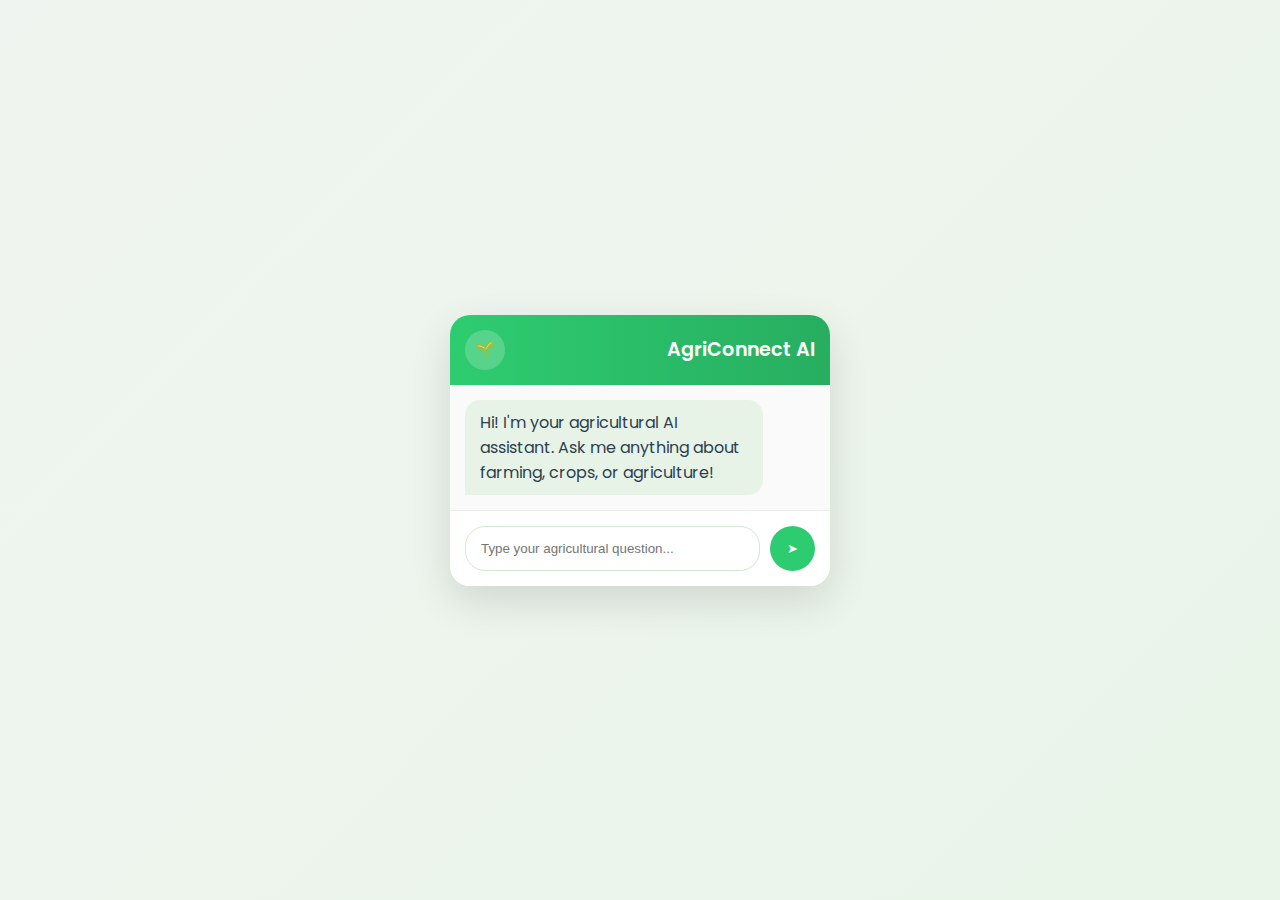
<file: aiassistant12.html>
<!DOCTYPE html>
<html lang="en">
<head>
    <meta charset="UTF-8">
    <meta name="viewport" content="width=device-width, initial-scale=1.0">
    <title>AgriConnect - Your Agricultural AI Assistant</title>
    <link href="https://fonts.googleapis.com/css2?family=Poppins:wght@300;400;600&display=swap" rel="stylesheet">
    <style>
        :root {
            --primary-green: #2ecc71;
            --secondary-green: #27ae60;
            --background-light: #f0f4f0;
            --text-dark: #2c3e50;
        }
        * {
            margin: 0;
            padding: 0;
            box-sizing: border-box;
        }
        body {
            font-family: 'Poppins', sans-serif;
            background: linear-gradient(135deg, var(--background-light) 0%, #e9f5e9 100%);
            display: flex;
            justify-content: center;
            align-items: center;
            min-height: 100vh;
            color: var(--text-dark);
            padding: 15px;
        }
        .chat-container {
            width: 100%;
            max-width: 380px;
            background: white;
            border-radius: 20px;
            box-shadow: 0 15px 40px rgba(0,0,0,0.12);
            overflow: hidden;
            display: flex;
            flex-direction: column;
            max-height: 90vh;
        }
        .chat-header {
            background: linear-gradient(to right, var(--primary-green), var(--secondary-green));
            color: white;
            padding: 15px;
            text-align: center;
            display: flex;
            align-items: center;
            justify-content: space-between;
        }
        .chat-header h1 {
            font-size: 1.2rem;
            font-weight: 600;
        }
        .chat-header .logo {
            width: 40px;
            height: 40px;
            background: rgba(255,255,255,0.2);
            border-radius: 50%;
            display: flex;
            align-items: center;
            justify-content: center;
        }
        .chat-messages {
            flex-grow: 1;
            padding: 15px;
            max-height: 450px;
            overflow-y: auto;
            background: #f9faf9;
        }
        .message {
            margin-bottom: 15px;
            max-width: 85%;
            clear: both;
        }
        .bot-message {
            float: left;
            background: #e6f3e6;
            border-radius: 15px 15px 15px 0;
            padding: 10px 15px;
            color: var(--text-dark);
        }
        .user-message {
            float: right;
            background: var(--primary-green);
            color: white;
            border-radius: 15px 15px 0 15px;
            padding: 10px 15px;
        }
        .input-area {
            display: flex;
            padding: 15px;
            background: white;
            border-top: 1px solid #eaeaea;
        }
        .input-area input {
            flex-grow: 1;
            border: 1px solid #d1e8d1;
            border-radius: 20px;
            padding: 10px 15px;
            margin-right: 10px;
            outline: none;
            transition: border-color 0.3s;
            width: calc(100% - 60px);
        }
        .input-area input:focus {
            border-color: var(--primary-green);
        }
        .send-btn {
            background: var(--primary-green);
            color: white;
            border: none;
            border-radius: 50%;
            width: 45px;
            height: 45px;
            display: flex;
            align-items: center;
            justify-content: center;
            cursor: pointer;
            transition: background 0.3s;
        }
        .send-btn:hover {
            background: var(--secondary-green);
        }
        @media screen and (max-width: 480px) {
            .chat-container {
                max-width: 100%;
                height: 100vh;
                max-height: 100vh;
                border-radius: 0;
            }
            .chat-messages {
                max-height: none;
                flex-grow: 1;
            }
            .input-area {
                flex-wrap: wrap;
            }
            .input-area input {
                width: 100%;
                margin-bottom: 10px;
                margin-right: 0;
            }
            .send-btn {
                margin: 0 auto;
            }
        }
    </style>
</head>
<body>
    <div class="chat-container">
        <div class="chat-header">
            <div class="logo">🌱</div>
            <h1>AgriConnect AI</h1>
        </div>
        <div class="chat-messages" id="chatMessages">
            <div class="message">
                <div class="bot-message">
                    Hi! I'm your agricultural AI assistant. Ask me anything about farming, crops, or agriculture!
                </div>
            </div>
        </div>
        <div class="input-area">
            <input type="text" placeholder="Type your agricultural question..." id="messageInput">
            <button class="send-btn" id="sendButton">➤</button>
        </div>
    </div>

    <script>
        // Get DOM elements
        const chatMessages = document.getElementById('chatMessages');
        const messageInput = document.getElementById('messageInput');
        const sendButton = document.getElementById('sendButton');

        // Predefined responses for demonstration
        const botResponses = [
            "Crop rotation helps maintain soil health and prevent nutrient depletion.",
            "Organic farming reduces chemical usage and improves long-term soil quality.",
            "Proper irrigation is crucial for maximizing crop yield and water conservation.",
            "Different crops require different soil pH levels for optimal growth.",
            "Integrated pest management can reduce reliance on chemical pesticides."
        ];

        // Function to add a message to the chat
        function addMessage(message, isUser = false) {
            const messageEl = document.createElement('div');
            messageEl.classList.add('message');
            
            const messageContentEl = document.createElement('div');
            messageContentEl.classList.add(isUser ? 'user-message' : 'bot-message');
            messageContentEl.textContent = message;
            
            messageEl.appendChild(messageContentEl);
            chatMessages.appendChild(messageEl);
            
            // Scroll to bottom
            chatMessages.scrollTop = chatMessages.scrollHeight;
        }

        // Function to handle sending a message
        function sendMessage() {
            const userMessage = messageInput.value.trim();
            
            if (userMessage === '') return;

            // Add user message
            addMessage(userMessage, true);

            // Clear input
            messageInput.value = '';

            // Simulate bot response
            setTimeout(() => {
                const randomResponse = botResponses[Math.floor(Math.random() * botResponses.length)];
                addMessage(randomResponse);
            }, 500);
        }

        // Event listeners
        sendButton.addEventListener('click', sendMessage);
        messageInput.addEventListener('keypress', (e) => {
            if (e.key === 'Enter') sendMessage();
        });
    </script>
</body>
</html>
</file>
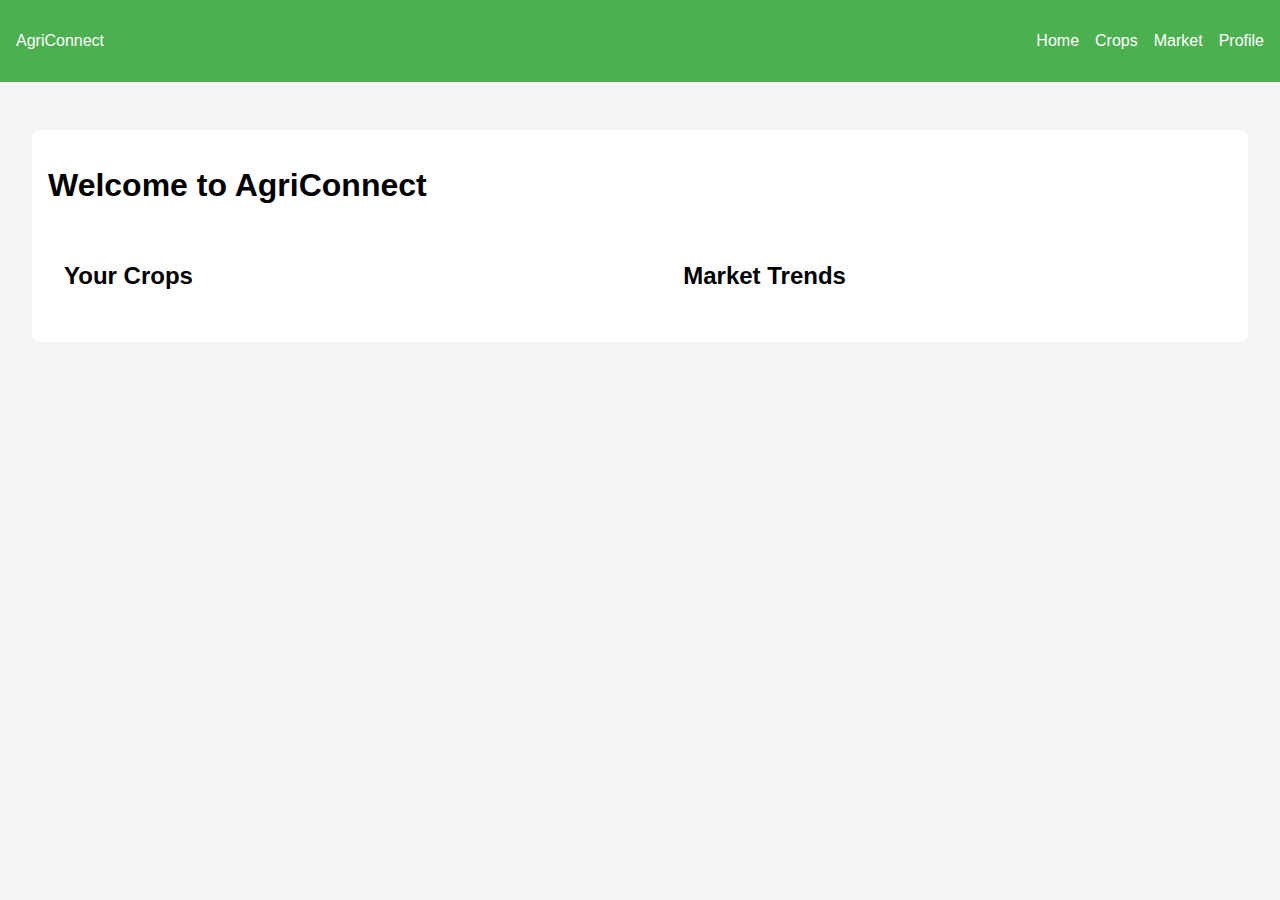
<file: crop.html>
<!DOCTYPE html>
<html lang="en">
<head>
    <meta charset="UTF-8">
    <meta name="viewport" content="width=device-width, initial-scale=1.0">
    <title>AgriConnect</title>
    <link rel="stylesheet" href="body.css">
</head>
<body>
    <header>
        <nav>
            <div class="logo">AgriConnect</div>
            <ul>
                <li><a href="#home">Home</a></li>
                <li><a href="#crops">Crops</a></li>
                <li><a href="#market">Market</a></li>
                <li><a href="#profile">Profile</a></li>
            </ul>
        </nav>
    </header>

    <main>
        <section id="home">
            <h1>Welcome to AgriConnect</h1>
            <div class="dashboard">
                <div class="crop-info">
                    <h2>Your Crops</h2>
                    <div id="cropList"></div>
                </div>
                <div class="market-trends">
                    <h2>Market Trends</h2>
                    <div id="marketTrends"></div>
                </div>
            </div>
        </section>

        <section id="crops" class="hidden">
            <h2>Crop Management</h2>
            <div class="crop-form">
                <input type="text" id="cropName" placeholder="Crop Name">
                <input type="number" id="cropArea" placeholder="Area (acres)">
                <input type="date" id="plantingDate">
                <button onclick="addCrop()">Add Crop</button>
            </div>
            <div id="cropManagement"></div>
        </section>

        <section id="market" class="hidden">
            <h2>Market Prices</h2>
            <div id="marketPrices"></div>
        </section>

        <section id="profile" class="hidden">
            <h2>Farmer Profile</h2>
            <form id="profileForm">
                <input type="text" id="farmerName" placeholder="Full Name">
                <input type="text" id="farmLocation" placeholder="Farm Location">
                <input type="tel" id="contactNumber" placeholder="Contact Number">
                <button type="submit">Save Profile</button>
            </form>
        </section>
    </main>

    <script src="script2.js"></script>
</body>
</html>
</file>
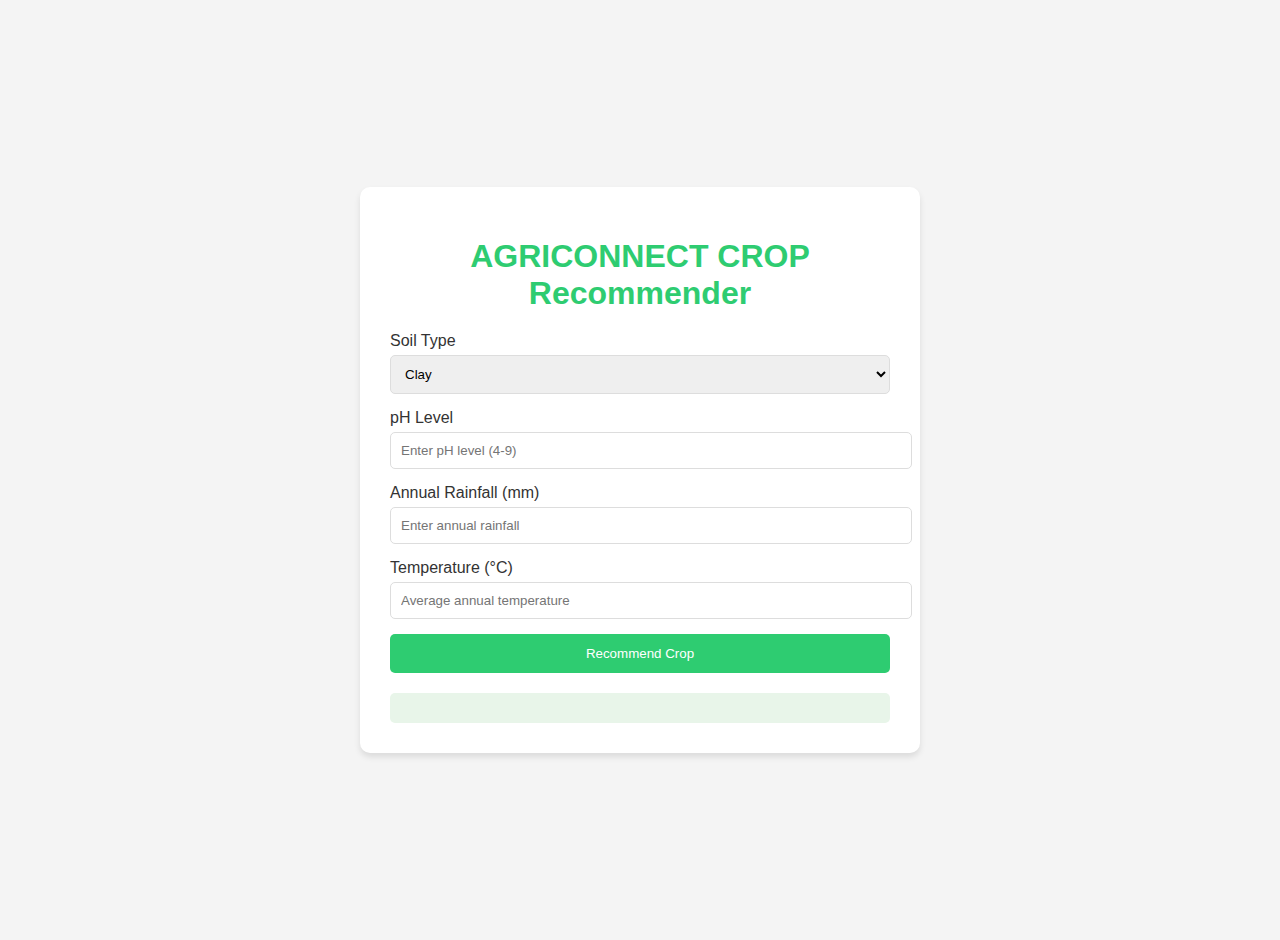
<file: pcr.html>
<!DOCTYPE html>
<html lang="en">
<head>
    <meta charset="UTF-8">
    <meta name="viewport" content="width=device-width, initial-scale=1.0">
    <title>AgriCrop Recommender</title>
    <style>
        body {
            font-family: Arial, sans-serif;
            background-color: #f4f4f4;
            display: flex;
            justify-content: center;
            align-items: center;
            min-height: 100vh;
            margin: 0;
            padding: 20px;
        }
        .container {
            background-color: white;
            border-radius: 10px;
            box-shadow: 0 4px 6px rgba(0,0,0,0.1);
            width: 100%;
            max-width: 500px;
            padding: 30px;
        }
        h1 {
            text-align: center;
            color: #2ecc71;
            margin-bottom: 20px;
        }
        .form-group {
            margin-bottom: 15px;
        }
        label {
            display: block;
            margin-bottom: 5px;
            color: #333;
        }
        input, select {
            width: 100%;
            padding: 10px;
            border: 1px solid #ddd;
            border-radius: 5px;
        }
        button {
            width: 100%;
            padding: 12px;
            background-color: #2ecc71;
            color: white;
            border: none;
            border-radius: 5px;
            cursor: pointer;
            transition: background-color 0.3s;
        }
        button:hover {
            background-color: #27ae60;
        }
        #result {
            margin-top: 20px;
            padding: 15px;
            background-color: #e8f5e9;
            border-radius: 5px;
            text-align: center;
        }
    </style>
</head>
<body>
    <div class="container">
        <h1>AGRICONNECT CROP Recommender</h1>
        <div class="form-group">
            <label>Soil Type</label>
            <select id="soilType">
                <option value="clay">Clay</option>
                <option value="sandy">Sandy</option>
                <option value="loam">Loam</option>
                <option value="silt">Silt</option>
            </select>
        </div>
        <div class="form-group">
            <label>pH Level</label>
            <input type="number" id="phLevel" min="4" max="9" step="0.1" placeholder="Enter pH level (4-9)">
        </div>
        <div class="form-group">
            <label>Annual Rainfall (mm)</label>
            <input type="number" id="rainfall" placeholder="Enter annual rainfall">
        </div>
        <div class="form-group">
            <label>Temperature (°C)</label>
            <input type="number" id="temperature" placeholder="Average annual temperature">
        </div>
        <button onclick="recommendCrop()">Recommend Crop</button>
        <div id="result"></div>
    </div>

    <script>
        const cropDatabase = {
            recommendations: [
                {
                    crops: ['Rice', 'Jute'],
                    conditions: {
                        soilType: ['clay', 'loam'],
                        phMin: 6.0,
                        phMax: 7.5,
                        rainfallMin: 1000,
                        rainfallMax: 2000,
                        tempMin: 20,
                        tempMax: 35
                    }
                },
                {
                    crops: ['Wheat', 'Barley'],
                    conditions: {
                        soilType: ['loam', 'sandy'],
                        phMin: 6.0,
                        phMax: 7.5,
                        rainfallMin: 300,
                        rainfallMax: 900,
                        tempMin: 10,
                        tempMax: 25
                    }
                },
                {
                    crops: ['Cotton', 'Groundnut'],
                    conditions: {
                        soilType: ['sandy', 'loam'],
                        phMin: 5.5,
                        phMax: 7.0,
                        rainfallMin: 500,
                        rainfallMax: 1200,
                        tempMin: 20,
                        tempMax: 35
                    }
                },
                {
                    crops: ['Sugarcane', 'Maize'],
                    conditions: {
                        soilType: ['loam', 'clay'],
                        phMin: 6.5,
                        phMax: 7.5,
                        rainfallMin: 750,
                        rainfallMax: 1500,
                        tempMin: 20,
                        tempMax: 32
                    }
                }
            ]
        };

        function recommendCrop() {
            const soilType = document.getElementById('soilType').value;
            const phLevel = parseFloat(document.getElementById('phLevel').value);
            const rainfall = parseFloat(document.getElementById('rainfall').value);
            const temperature = parseFloat(document.getElementById('temperature').value);
            const resultDiv = document.getElementById('result');

            let recommendedCrops = [];

            cropDatabase.recommendations.forEach(recommendation => {
                const conditions = recommendation.conditions;
                
                if (
                    conditions.soilType.includes(soilType) &&
                    phLevel >= conditions.phMin && phLevel <= conditions.phMax &&
                    rainfall >= conditions.rainfallMin && rainfall <= conditions.rainfallMax &&
                    temperature >= conditions.tempMin && temperature <= conditions.tempMax
                ) {
                    recommendedCrops = recommendedCrops.concat(recommendation.crops);
                }
            });

            if (recommendedCrops.length > 0) {
                resultDiv.innerHTML = `
                    <strong>Recommended Crops:</strong><br>
                    ${recommendedCrops.join(', ')}
                `;
            } else {
                resultDiv.innerHTML = 'No suitable crops found for these land conditions.';
            }
        }
    </script>
</body>
</html>
</file>
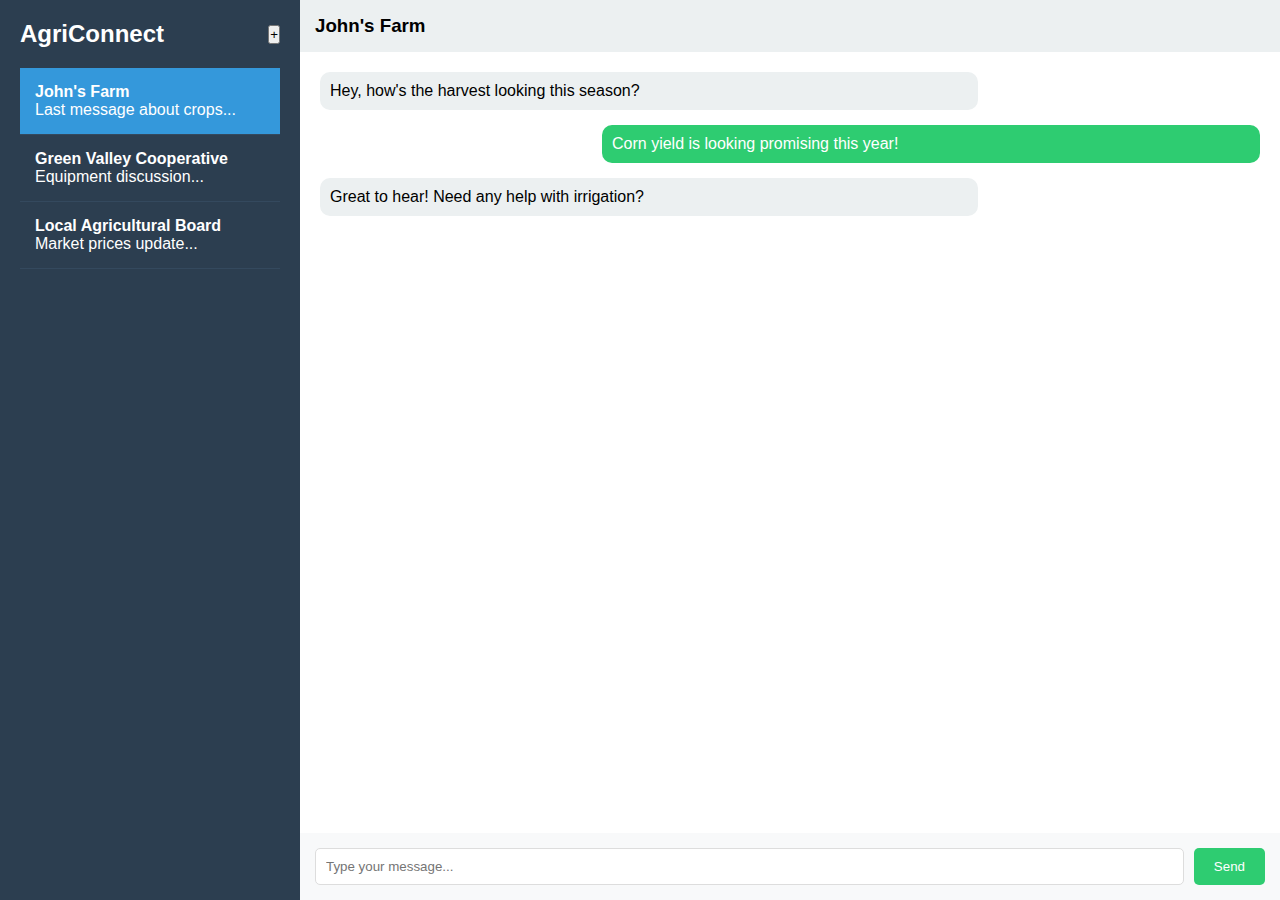
<file: sms.html>
<!DOCTYPE html>
<html lang="en">
<head>
    <meta charset="UTF-8">
    <meta name="viewport" content="width=device-width, initial-scale=1.0">
    <title>AgriConnect - Farmer Messaging</title>
    <style>
        * {
            margin: 0;
            padding: 0;
            box-sizing: border-box;
        }
        body {
            font-family: Arial, sans-serif;
            background-color: #f4f4f4;
            display: flex;
            height: 100vh;
        }
        .sidebar {
            width: 300px;
            background-color: #2c3e50;
            color: white;
            padding: 20px;
        }
        .sidebar-header {
            display: flex;
            justify-content: space-between;
            align-items: center;
            margin-bottom: 20px;
        }
        .conversation-list {
            list-style: none;
        }
        .conversation-item {
            padding: 15px;
            border-bottom: 1px solid #34495e;
            cursor: pointer;
        }
        .conversation-item:hover {
            background-color: #34495e;
        }
        .conversation-item.active {
            background-color: #3498db;
        }
        .chat-area {
            flex-grow: 1;
            display: flex;
            flex-direction: column;
            background-color: white;
        }
        .chat-header {
            background-color: #ecf0f1;
            padding: 15px;
            display: flex;
            align-items: center;
        }
        .messages {
            flex-grow: 1;
            padding: 20px;
            overflow-y: auto;
        }
        .message {
            margin-bottom: 15px;
            max-width: 70%;
        }
        .sent {
            align-self: flex-end;
            background-color: #2ecc71;
            color: white;
            padding: 10px;
            border-radius: 10px;
            margin-left: auto;
        }
        .received {
            background-color: #ecf0f1;
            padding: 10px;
            border-radius: 10px;
        }
        .message-input {
            display: flex;
            padding: 15px;
            background-color: #f8f9fa;
        }
        .message-input input {
            flex-grow: 1;
            padding: 10px;
            border: 1px solid #ddd;
            border-radius: 5px;
            margin-right: 10px;
        }
        .message-input button {
            background-color: #2ecc71;
            color: white;
            border: none;
            padding: 10px 20px;
            border-radius: 5px;
        }
    </style>
</head>
<body>
    <div class="sidebar">
        <div class="sidebar-header">
            <h2>AgriConnect</h2>
            <button>+</button>
        </div>
        <ul class="conversation-list">
            <li class="conversation-item active">
                <strong>John's Farm</strong>
                <p>Last message about crops...</p>
            </li>
            <li class="conversation-item">
                <strong>Green Valley Cooperative</strong>
                <p>Equipment discussion...</p>
            </li>
            <li class="conversation-item">
                <strong>Local Agricultural Board</strong>
                <p>Market prices update...</p>
            </li>
        </ul>
    </div>
    <div class="chat-area">
        <div class="chat-header">
            <h3>John's Farm</h3>
        </div>
        <div class="messages">
            <div class="message received">
                Hey, how's the harvest looking this season?
            </div>
            <div class="message sent">
                Corn yield is looking promising this year!
            </div>
            <div class="message received">
                Great to hear! Need any help with irrigation?
            </div>
        </div>
        <div class="message-input">
            <input type="text" placeholder="Type your message...">
            <button>Send</button>
        </div>
    </div>
</body>
</html>
</file>
<file: body.css>
body {
    font-family: Arial, sans-serif;
    margin: 0;
    padding: 0;
    background-color: #f4f4f4;
}

header {
    background-color: #4CAF50;
    color: white;
    padding: 1rem;
}

nav {
    display: flex;
    justify-content: space-between;
    align-items: center;
}

nav ul {
    display: flex;
    list-style: none;
}

nav ul li {
    margin-left: 1rem;
}

nav ul li a {
    color: white;
    text-decoration: none;
}

main {
    padding: 2rem;
}

.dashboard {
    display: flex;
    justify-content: space-between;
}

.crop-info, .market-trends {
    background-color: white;
    padding: 1rem;
    border-radius: 8px;
    width: 45%;
}

.crop-form {
    display: flex;
    gap: 1rem;
    margin-bottom: 1rem;
}

.crop-form input {
    flex-grow: 1;
    padding: 0.5rem;
}

.hidden {
    display: none;
}

section {
    background-color: white;
    margin-top: 1rem;
    padding: 1rem;
    border-radius: 8px;
}
</file>
